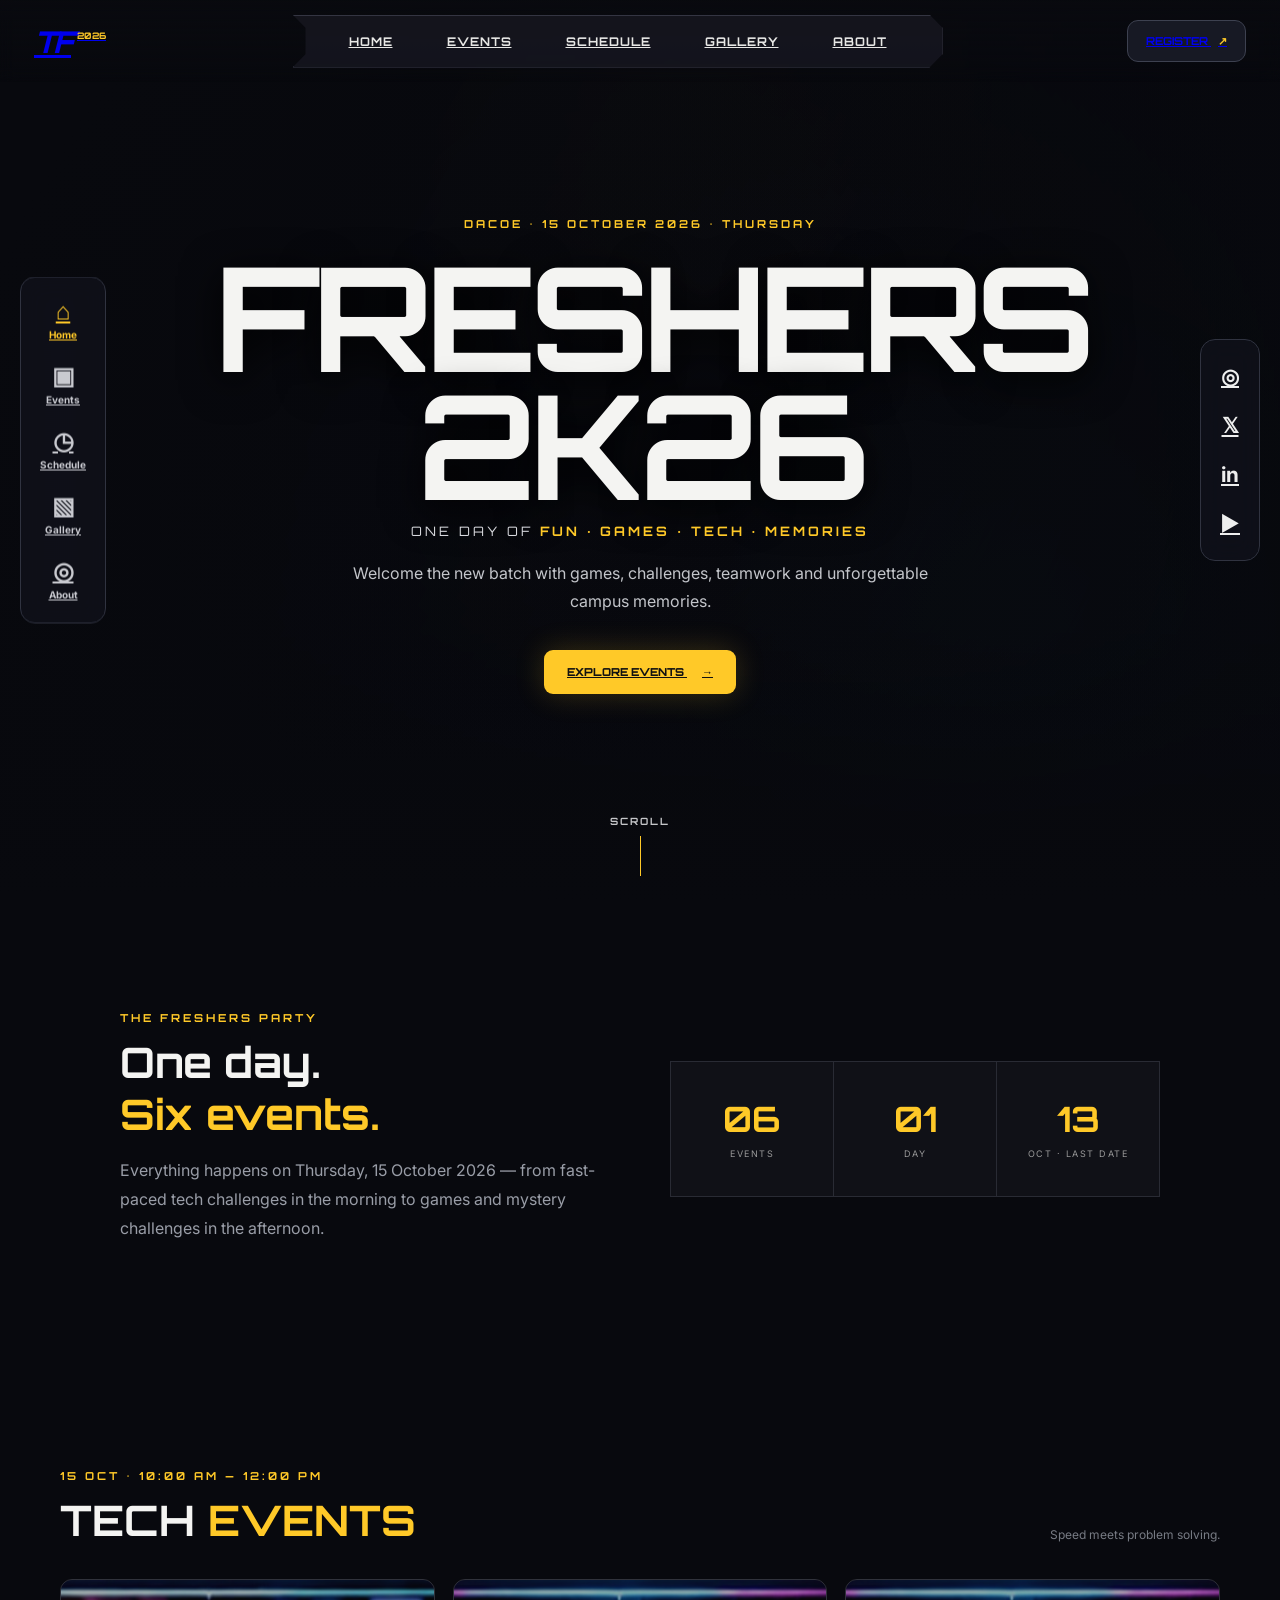
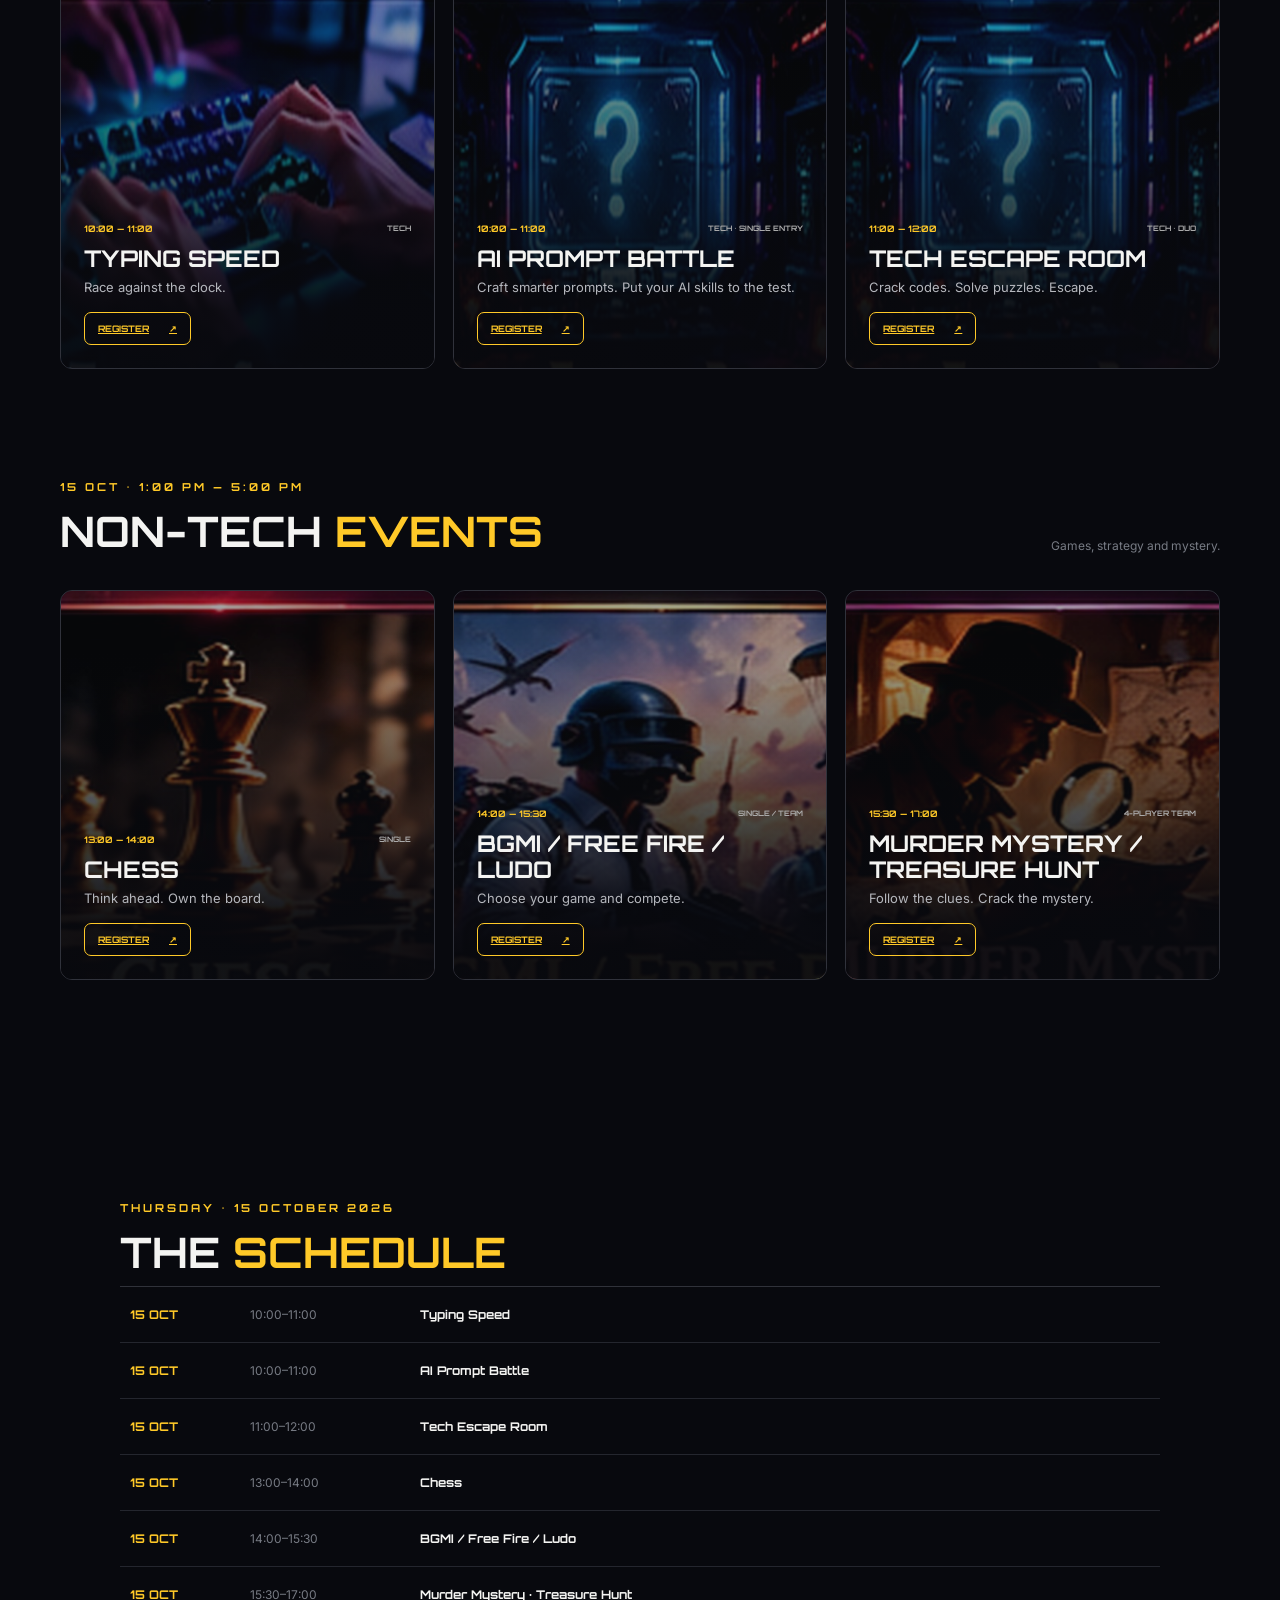
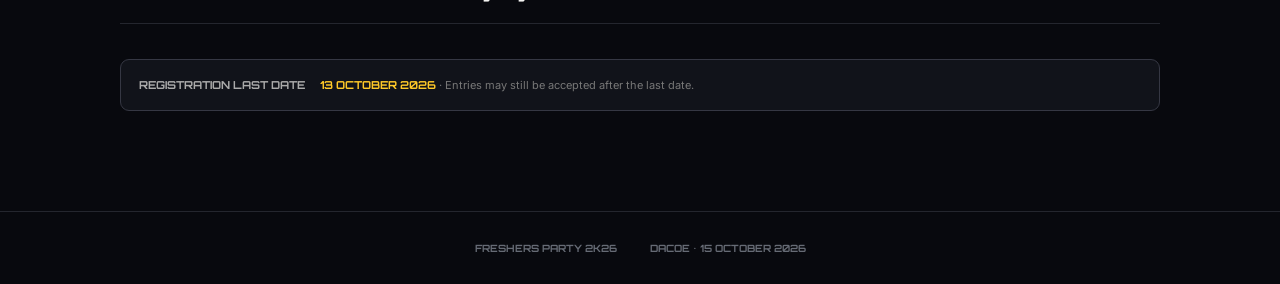
<file: index.html>
<!DOCTYPE html>
<html lang="en">
<head>
<meta charset="UTF-8">
<meta name="viewport" content="width=device-width,initial-scale=1.0">
<title>Freshers Party 2K26 | DACOE</title>
<link rel="preconnect" href="https://fonts.googleapis.com">
<link href="https://fonts.googleapis.com/css2?family=Orbitron:wght@500;600;700;800&family=Inter:wght@400;500;600;700;800&display=swap" rel="stylesheet">
<link rel="stylesheet" href="style.css">
</head>
<body>
<div class="bg-glow"></div>

<header class="topbar">
  <a class="logo" href="index.html"><span>TF</span><small>2026</small></a>
  <nav class="topnav">
    <a href="#home">HOME</a><a href="#events">EVENTS</a><a href="#schedule">SCHEDULE</a><a href="#gallery">GALLERY</a><a href="#about">ABOUT</a>
  </nav>
  <a class="signin" href="#events">REGISTER <b>↗</b></a>
</header>

<aside class="side-nav">
  <a href="#home" class="active"><i>⌂</i><span>Home</span></a>
  <a href="#events"><i>▣</i><span>Events</span></a>
  <a href="#schedule"><i>◷</i><span>Schedule</span></a>
  <a href="#gallery"><i>▧</i><span>Gallery</span></a>
  <a href="#about"><i>◎</i><span>About</span></a>
</aside>

<aside class="social-nav">
  <a href="#" aria-label="Instagram">◎</a><a href="#" aria-label="X">𝕏</a><a href="#" aria-label="LinkedIn">in</a><a href="#" aria-label="YouTube">▶</a>
</aside>

<main>
<section class="hero" id="home">
  <div class="hero-overlay"></div>
  <div class="hero-content">
    <p class="mini">DACOE • 15 OCTOBER 2026 • THURSDAY</p>
    <h1>FRESHERS 2K26</h1>
    <div class="hero-sub">ONE DAY OF <b>FUN · GAMES · TECH · MEMORIES</b></div>
    <p class="hero-copy">Welcome the new batch with games, challenges, teamwork and unforgettable campus memories.</p>
    <a class="hero-btn" href="#events">EXPLORE EVENTS <span>→</span></a>
  </div>
  <div class="scroll">SCROLL <span></span></div>
  <div class="hero-corner c1"></div><div class="hero-corner c2"></div>
</section>

<section class="intro" id="about">
  <div class="intro-card">
    <p class="mini">THE FRESHERS PARTY</p>
    <h2>One day.<br><span>Six events.</span></h2>
    <p>Everything happens on Thursday, 15 October 2026 — from fast-paced tech challenges in the morning to games and mystery challenges in the afternoon.</p>
  </div>
  <div class="stats">
    <div><strong>06</strong><span>EVENTS</span></div>
    <div><strong>01</strong><span>DAY</span></div>
    <div><strong>13</strong><span>OCT · LAST DATE</span></div>
  </div>
</section>

<section class="events-section" id="events">
  <div class="section-title">
    <div><p class="mini">15 OCT • 10:00 AM — 12:00 PM</p><h2>TECH <span>EVENTS</span></h2></div>
    <p>Speed meets problem solving.</p>
  </div>

  <div class="event-grid">
    <article class="event">
      <img src="assets/typing-speed.jpg" alt="Typing Speed">
      <div class="event-info">
        <div><b>10:00 — 11:00</b><small>TECH</small></div>
        <h3>TYPING SPEED</h3>
        <p>Race against the clock.</p>
        <a href="register.html?event=typing-speed">REGISTER <span>↗</span></a>
      </div>
    </article>

    <article class="event">
      <img src="assets/tech-escape-room.jpg" alt="AI Prompt Battle">
      <div class="event-info">
        <div><b>10:00 — 11:00</b><small>TECH • SINGLE ENTRY</small></div>
        <h3>AI PROMPT BATTLE</h3>
        <p>Craft smarter prompts. Put your AI skills to the test.</p>
        <a href="register.html?event=ai-prompt-battle">REGISTER <span>↗</span></a>
      </div>
    </article>

    <article class="event">
      <img src="assets/tech-escape-room.jpg" alt="Tech Escape Room">
      <div class="event-info">
        <div><b>11:00 — 12:00</b><small>TECH • DUO</small></div>
        <h3>TECH ESCAPE ROOM</h3>
        <p>Crack codes. Solve puzzles. Escape.</p>
        <a href="register.html?event=tech-escape-room">REGISTER <span>↗</span></a>
      </div>
    </article>
  </div>

  <div class="section-title tech-title">
    <div><p class="mini">15 OCT • 1:00 PM — 5:00 PM</p><h2>NON-TECH <span>EVENTS</span></h2></div>
    <p>Games, strategy and mystery.</p>
  </div>

  <div class="event-grid">
    <article class="event">
      <img src="assets/chess.jpg" alt="Chess">
      <div class="event-info">
        <div><b>13:00 — 14:00</b><small>SINGLE</small></div>
        <h3>CHESS</h3>
        <p>Think ahead. Own the board.</p>
        <a href="register.html?event=chess">REGISTER <span>↗</span></a>
      </div>
    </article>

    <article class="event">
      <img src="assets/bgmi-free-fire.jpg" alt="BGMI Free Fire Ludo">
      <div class="event-info">
        <div><b>14:00 — 15:30</b><small>SINGLE / TEAM</small></div>
        <h3>BGMI / FREE FIRE / LUDO</h3>
        <p>Choose your game and compete.</p>
        <a href="register.html?event=bgmi-free-fire-ludo">REGISTER <span>↗</span></a>
      </div>
    </article>

    <article class="event">
      <img src="assets/murder-mystery.jpg" alt="Murder Mystery Treasure Hunt">
      <div class="event-info">
        <div><b>15:30 — 17:00</b><small>4-PLAYER TEAM</small></div>
        <h3>MURDER MYSTERY / TREASURE HUNT</h3>
        <p>Follow the clues. Crack the mystery.</p>
        <a href="register.html?event=murder-mystery-treasure-hunt">REGISTER <span>↗</span></a>
      </div>
    </article>
  </div>
</section>


<section class="schedule" id="schedule">
  <p class="mini">THURSDAY • 15 OCTOBER 2026</p>
  <h2>THE <span>SCHEDULE</span></h2>
  <div class="timeline">
    <div><strong>15 OCT</strong><span>10:00–11:00</span><b>Typing Speed</b></div>
    <div><strong>15 OCT</strong><span>10:00–11:00</span><b>AI Prompt Battle</b></div>
    <div><strong>15 OCT</strong><span>11:00–12:00</span><b>Tech Escape Room</b></div>
    <div><strong>15 OCT</strong><span>13:00–14:00</span><b>Chess</b></div>
    <div><strong>15 OCT</strong><span>14:00–15:30</span><b>BGMI / Free Fire / Ludo</b></div>
    <div><strong>15 OCT</strong><span>15:30–17:00</span><b>Murder Mystery · Treasure Hunt</b></div>
  </div>
  <div class="deadline">REGISTRATION LAST DATE <strong>13 OCTOBER 2026</strong><small> · Entries may still be accepted after the last date.</small></div>
</section>
</main>

<footer>FRESHERS PARTY 2K26 <span>DACOE • 15 OCTOBER 2026</span></footer>
</body>
</html>
</file>
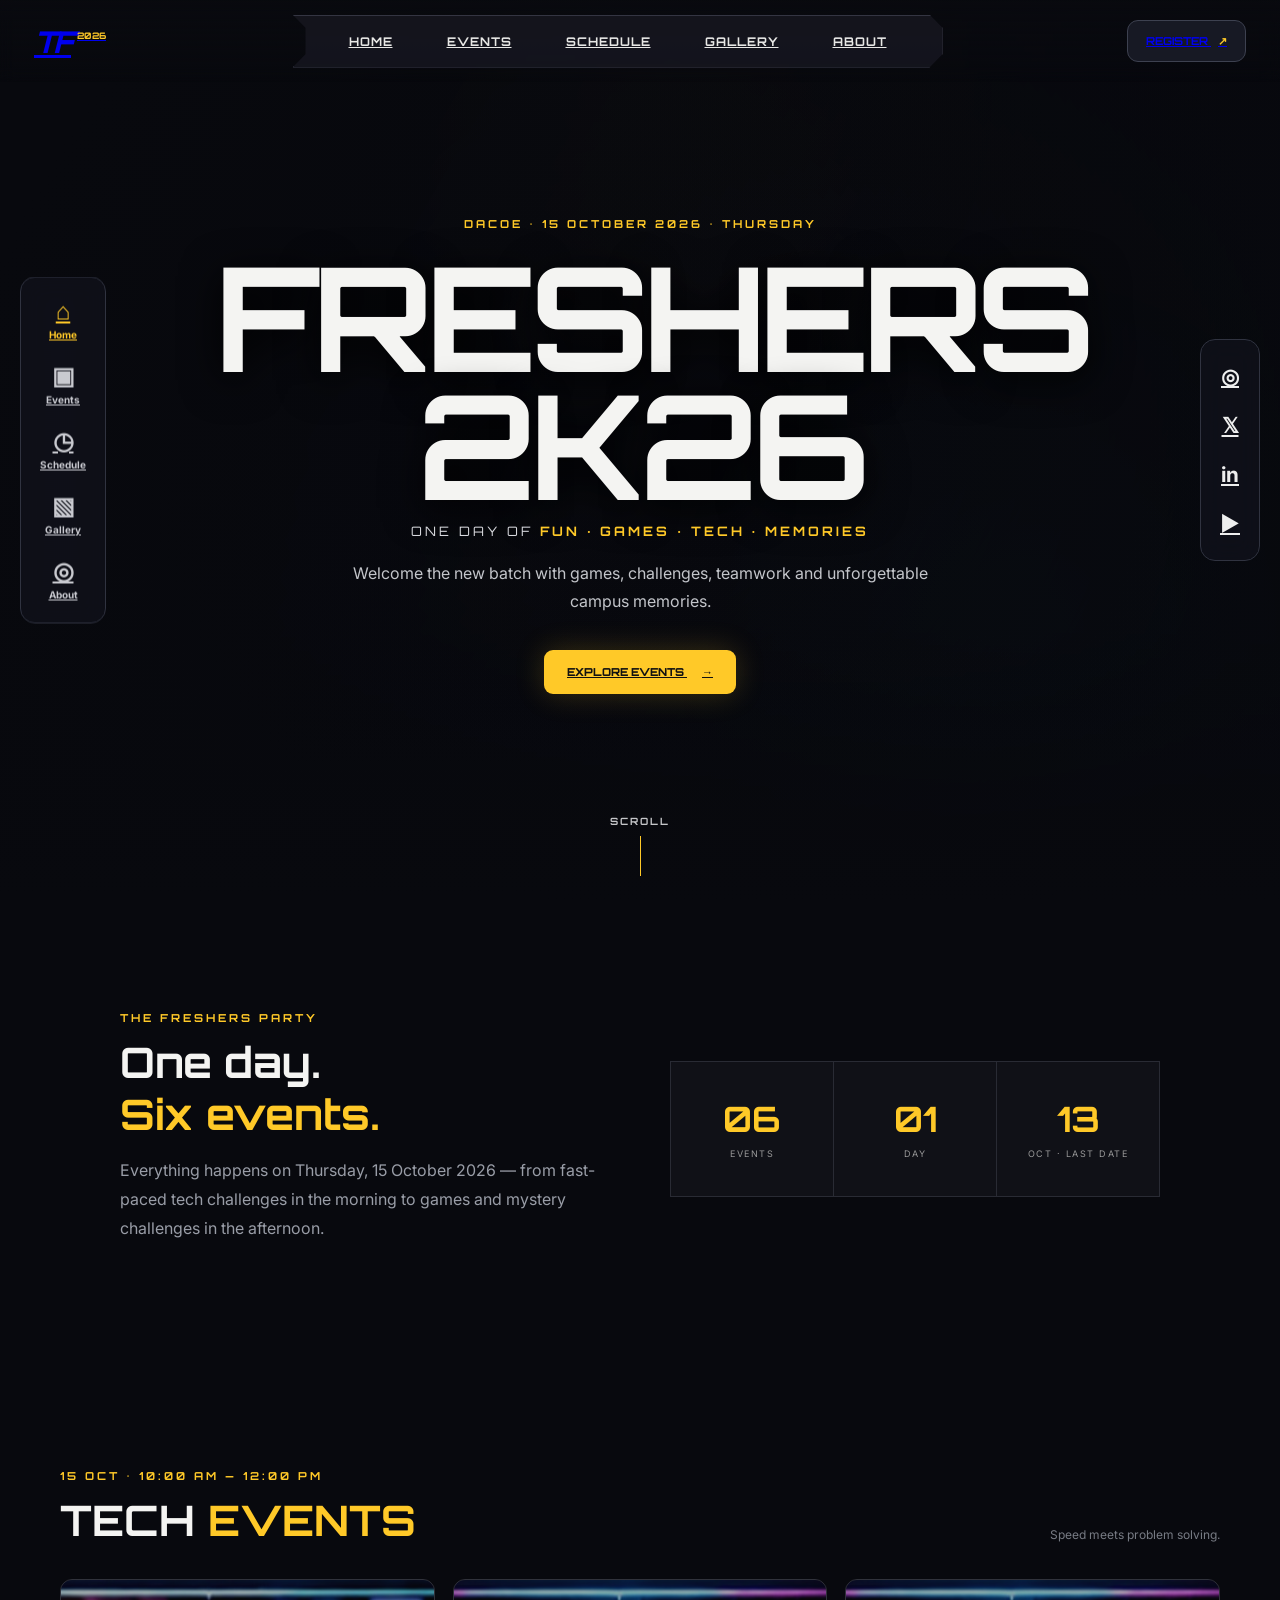
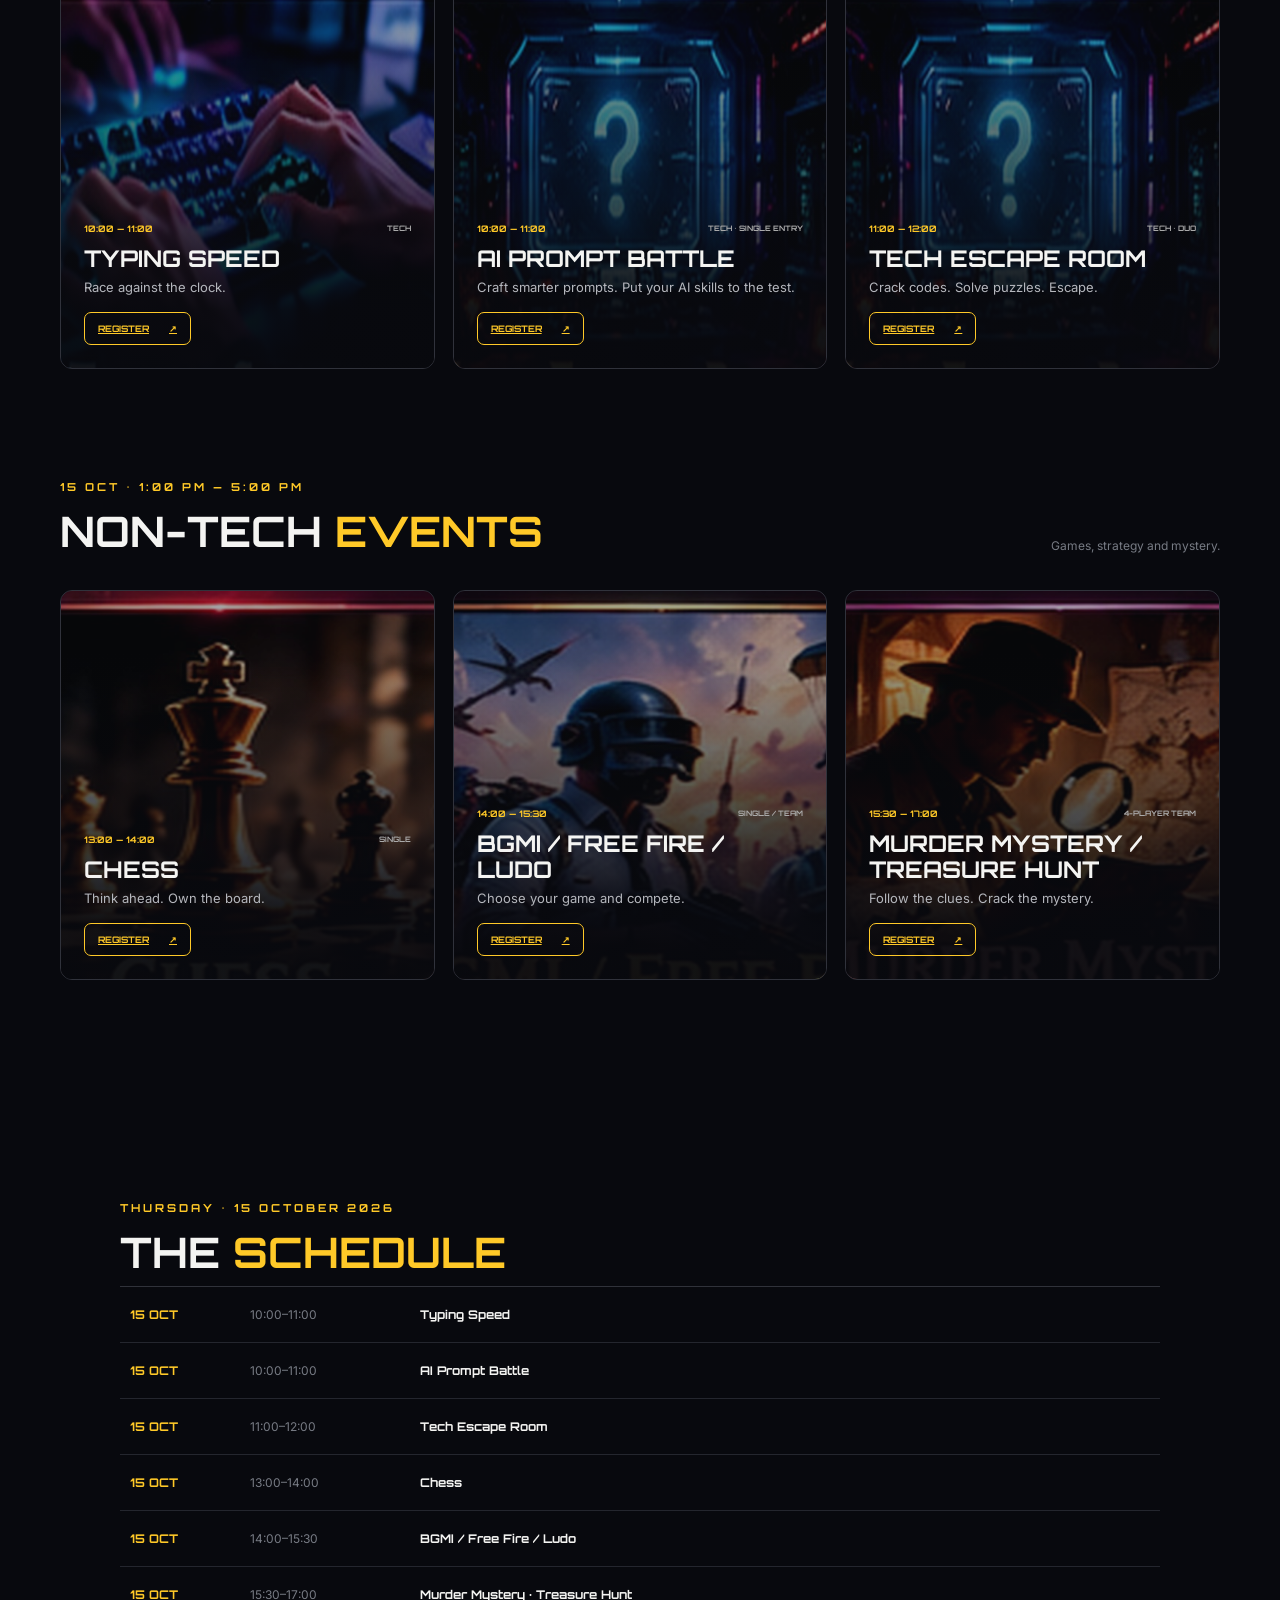
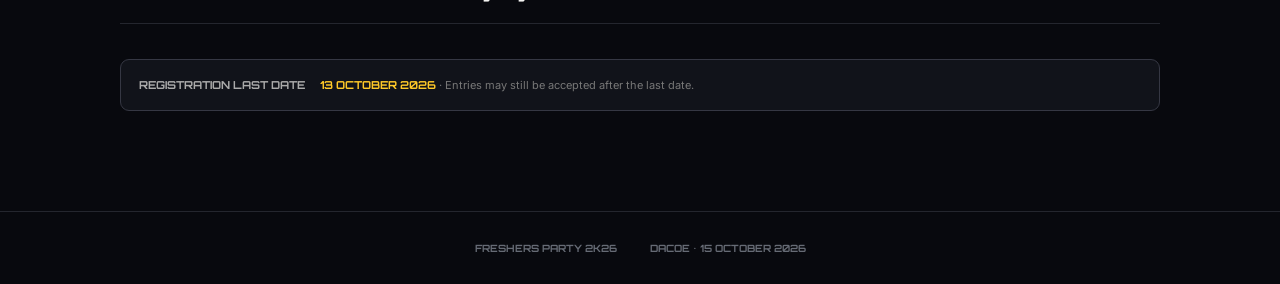
<file: register.html>
<!DOCTYPE html>
<html lang="en">
<head>
<meta charset="UTF-8"><meta name="viewport" content="width=device-width,initial-scale=1.0">
<title>Freshers Party 2K26 | Registration</title>
<link rel="preconnect" href="https://fonts.googleapis.com">
<link href="https://fonts.googleapis.com/css2?family=Orbitron:wght@500;600;700;800&family=Inter:wght@400;500;600;700;800&display=swap" rel="stylesheet">
<link rel="stylesheet" href="style.css">
</head>
<body class="registration">
<header class="topbar">
  <a class="logo" href="index.html"><span>TF</span><small>2026</small></a>
  <nav class="topnav"><a href="index.html#events">EVENTS</a><a href="index.html#schedule">SCHEDULE</a></nav>
  <a class="signin" href="index.html">← BACK</a>
</header>

<main class="reg-wrap"><div class="reg-panel">
<div class="reg-heading">
  <p class="mini" id="day"></p>
  <h1 id="name">EVENT REGISTRATION</h1>
  <p id="time"></p>
  <div class="last">LAST DATE: <b>13 OCTOBER 2026</b><small>Registration remains open for late entries.</small></div>
</div>

<form id="form">
  <input type="hidden" name="event" id="event">
  <div id="gameWrap"></div>
  <div id="fields"></div>
  <button id="submit" type="submit">SUBMIT REGISTRATION <span>↗</span></button>
  <p id="status"></p>
</form>
</div></main>

<script src="config.js"></script>
<script>
const E = {
  chess:["CHESS","15 OCTOBER 2026 • NON-TECH","1:00 PM – 2:00 PM","single"],
  "bgmi-free-fire-ludo":["BGMI / FREE FIRE / LUDO","15 OCTOBER 2026 • NON-TECH","2:00 PM – 3:30 PM","choice"],
  "murder-mystery-treasure-hunt":["MURDER MYSTERY / TREASURE HUNT","15 OCTOBER 2026 • NON-TECH","3:30 PM – 5:00 PM","team4"],
  "typing-speed":["TYPING SPEED","15 OCTOBER 2026 • TECH","10:00 AM – 11:00 AM","single"],
  "ai-prompt-battle":["AI PROMPT BATTLE","15 OCTOBER 2026 • TECH","10:00 AM – 11:00 AM","single"],
  "tech-escape-room":["TECH ESCAPE ROOM","15 OCTOBER 2026 • TECH","11:00 AM – 12:00 PM","duo"]
};

const slug = new URLSearchParams(location.search).get("event");
const x = E[slug];
if(!x) location.href="index.html";

document.getElementById("name").textContent=x[0];
document.getElementById("day").textContent=x[1];
document.getElementById("time").textContent=x[2];
document.getElementById("event").value=x[0];

const fields=document.getElementById("fields");
const gameWrap=document.getElementById("gameWrap");

function label(text,name,type="text",placeholder=""){
  return `<label>${text}<input name="${name}" type="${type}" ${placeholder?`placeholder="${placeholder}"`:""} required></label>`;
}

function renderSingle(){
  fields.innerHTML=`
    <div class="form-row">
      ${label("PARTICIPANT NAME","participantName")}
      ${label("GMAIL","participantEmail","email","name@gmail.com")}
    </div>
    ${label("MOBILE NUMBER","mobile","tel","10-digit mobile number")}
    <p class="form-note">This is a <b>single-player event</b>. Only one participant is required.</p>`;
}

function renderDuo(){
  fields.innerHTML=`
    ${label("TEAM NAME","teamName")}
    <div class="member-title">PLAYER 1</div>
    <div class="form-row">${label("PLAYER 1 NAME","player1Name")}${label("PLAYER 1 GMAIL","player1Email","email","name@gmail.com")}</div>
    <div class="member-title">PLAYER 2</div>
    <div class="form-row">${label("PLAYER 2 NAME","player2Name")}${label("PLAYER 2 GMAIL","player2Email","email","name@gmail.com")}</div>
    ${label("CAPTAIN MOBILE NUMBER","mobile","tel","10-digit mobile number")}
    <p class="form-note">This is a <b>2-player duo event</b>. Enter both players before submitting.</p>`;
}

function renderTeam4(){
  let members="";
  for(let i=1;i<=4;i++){
    members+=`<div class="member-title">PLAYER ${i}</div><div class="form-row">
      ${label(`PLAYER ${i} NAME`,`player${i}Name`)}
      ${label(`PLAYER ${i} GMAIL`,`player${i}Email`,"email","name@gmail.com")}
    </div>`;
  }
  fields.innerHTML=`
    ${label("TEAM / SQUAD NAME","teamName")}
    ${members}
    ${label("CAPTAIN MOBILE NUMBER","mobile","tel","10-digit mobile number")}
    <p class="form-note">This is a <b>4-player team event</b>. Enter all four players before submitting.</p>`;
}

function renderGameChoice(){
  gameWrap.innerHTML=`
    <label>CHOOSE GAME
      <select id="gameChoice" name="gameChoice" required>
        <option value="">Select your game</option>
        <option value="LUDO">LUDO — Single Player</option>
        <option value="BGMI">BGMI — 4 Player Team</option>
        <option value="FREE FIRE">FREE FIRE — 4 Player Team</option>
      </select>
    </label>`;
  fields.innerHTML=`<p class="form-note">Choose <b>Ludo</b> for a single-player registration, or <b>BGMI / Free Fire</b> for a 4-player team.</p>`;
  document.getElementById("gameChoice").addEventListener("change", e=>{
    const v=e.target.value;
    if(v==="LUDO"){
      document.getElementById("event").value="LUDO";
      renderSingle();
    }else if(v==="BGMI" || v==="FREE FIRE"){
      document.getElementById("event").value=v;
      renderTeam4();
    }else{
      document.getElementById("event").value=x[0];
      fields.innerHTML="";
    }
  });
}

if(x[3]==="single") renderSingle();
else if(x[3]==="duo") renderDuo();
else if(x[3]==="team4") renderTeam4();
else renderGameChoice();

function getMobile(){
  return document.getElementById("fields").querySelector('[name="mobile"]');
}

document.getElementById("form").addEventListener("input",e=>{
  if(e.target.name==="mobile") e.target.value=e.target.value.replace(/\D/g,"").slice(0,10);
});

document.getElementById("form").addEventListener("submit",async e=>{
  e.preventDefault();
  const form=e.currentTarget, status=document.getElementById("status");
  const mobile=getMobile();

  if(!mobile || !/^[6-9]\d{9}$/.test(mobile.value)){
    status.textContent="Enter a valid 10-digit Indian mobile number.";
    status.className="err"; return;
  }

  if(!CONFIG.GOOGLE_SCRIPT_URL || CONFIG.GOOGLE_SCRIPT_URL.includes("PASTE_")){
    status.textContent="Connect the Google Sheet backend in config.js first.";
    status.className="err"; return;
  }

  const submit=document.getElementById("submit");
  submit.disabled=true; submit.textContent="SUBMITTING...";

  try{
    const payload=Object.fromEntries(new FormData(form).entries());
    delete payload.gameChoice;

    const response=await fetch(CONFIG.GOOGLE_SCRIPT_URL,{
      method:"POST",
      body:JSON.stringify(payload),
      headers:{"Content-Type":"text/plain;charset=utf-8"}
    });

    const result=await response.json();
    if(!result.ok) throw Error(result.message||"Submission failed");

    status.textContent="Registration submitted successfully.";
    status.className="ok";
    form.reset();
    document.getElementById("event").value=x[0];
    if(x[3]==="choice") renderGameChoice();
  }catch(err){
    status.textContent="Submission failed. Please try again.";
    status.className="err";
  }finally{
    submit.disabled=false;
    submit.innerHTML='SUBMIT REGISTRATION <span>↗</span>';
  }
});
</script>
</body>
</html>
</file>
<file: style.css>
*{box-sizing:border-box}html{scroll-behavior:smooth}body{margin:0;background:#08090e;color:#f4f4f2;font-family:Inter,Arial,sans-serif;overflow-x:hidden}.bg-glow{position:fixed;inset:0;pointer-events:none;background:radial-gradient(circle at 50% 10%,rgba(255,196,40,.08),transparent 35%),radial-gradient(circle at 80% 70%,rgba(0,211,255,.06),transparent 30%)}.topbar{height:82px;position:fixed;z-index:20;top:0;left:0;right:0;display:flex;align-items:center;justify-content:space-between;padding:0 34px;background:linear-gradient(#090a0fdd,transparent);backdrop-filter:blur(8px)}.logo{width:74px;display:flex;align-items:center;gap:6px;font-family:Orbitron;font-weight:800;font-size:30px;font-style:italic}.logo span{letter-spacing:-4px}.logo small{font-size:9px;color:#ffc928;font-style:normal;align-self:flex-start;margin-top:7px}.topnav{display:flex;gap:0;padding:0 28px;background:#161720dd;border:1px solid #343542;clip-path:polygon(0 0,98% 0,100% 25%,100% 75%,98% 100%,0 100%,2% 75%,2% 25%)}.topnav a{padding:18px 27px;font-family:Orbitron;font-size:12px;font-weight:700;letter-spacing:1px;color:#e8e8e6}.topnav a:hover{color:#ffc928}.signin{border:1px solid #3d4150;background:#171924;border-radius:11px;padding:13px 18px;font-family:Orbitron;font-size:11px;font-weight:700}.signin b{color:#ffc928;margin-left:7px}.side-nav,.social-nav{position:fixed;z-index:18;top:50%;transform:translateY(-50%);background:#10111adb;border:1px solid #303340;border-radius:15px;backdrop-filter:blur(12px)}.side-nav{left:20px;width:86px;padding:10px 0}.side-nav a{display:flex;flex-direction:column;align-items:center;gap:5px;padding:12px 5px;color:#c9cad0;font-size:10px;font-weight:700}.side-nav i{font-style:normal;font-size:24px;line-height:1}.side-nav a:hover,.side-nav .active{color:#ffc928}.social-nav{right:20px;width:60px;padding:12px 0}.social-nav a{display:block;text-align:center;padding:12px 0;color:#eee;font-size:21px;font-weight:700}.social-nav a:hover{color:#ffc928}.hero{height:100vh;min-height:700px;position:relative;display:flex;align-items:center;justify-content:center;background:linear-gradient(120deg,#08090e 8%,rgba(8,9,14,.62)),url("https://images.pexels.com/photos/325185/pexels-photo-325185.jpeg?auto=compress&cs=tinysrgb&w=2000") center/cover fixed}.hero:after{content:"";position:absolute;inset:0;background:linear-gradient(transparent 70%,#08090e),radial-gradient(circle at 50% 45%,transparent 10%,#08090eaa 80%)}.hero-content{position:relative;z-index:2;text-align:center;max-width:900px;padding:40px 25px}.mini{font-family:Orbitron;font-size:11px;letter-spacing:3px;color:#ffc928;font-weight:700}.hero h1{font-family:Orbitron;font-size:clamp(60px,12vw,145px);line-height:.88;letter-spacing:-7px;margin:22px 0 15px;text-shadow:0 8px 40px #000}.hero h1 span{color:#ffc928}.hero-sub{font-family:Orbitron;letter-spacing:3px;font-size:13px;color:#d8d9de}.hero-sub b{color:#ffc928}.hero-copy{max-width:610px;margin:20px auto;color:#c3c5ca;line-height:1.7}.hero-btn{display:inline-block;margin-top:15px;background:#ffc928;color:#111;padding:15px 23px;border-radius:9px;font-family:Orbitron;font-size:11px;font-weight:800;box-shadow:0 0 30px #ffc92833}.hero-btn span{margin-left:15px}.scroll{position:absolute;z-index:3;bottom:24px;left:50%;transform:translateX(-50%);font:700 10px Orbitron;letter-spacing:2px;color:#c5c6c9}.scroll span{display:block;width:1px;height:40px;background:#ffc928;margin:9px auto 0}.intro{max-width:1100px;margin:auto;padding:100px 30px;display:grid;grid-template-columns:1fr 1fr;gap:60px;align-items:center}.intro h2,.schedule h2,.section-title h2{font-family:Orbitron;font-size:42px;margin:8px 0}.intro h2 span,.schedule h2 span,.section-title h2 span{color:#ffc928}.intro p:not(.mini){color:#999da7;line-height:1.8;max-width:500px}.stats{display:grid;grid-template-columns:repeat(3,1fr);gap:1px;background:#292b34;border:1px solid #292b34}.stats div{background:#101117;padding:35px 15px;text-align:center}.stats strong{display:block;font:700 35px Orbitron;color:#ffc928}.stats span{font-size:9px;letter-spacing:1.5px;color:#999}.events-section{max-width:1220px;margin:auto;padding:40px 30px 110px}.section-title{display:flex;justify-content:space-between;align-items:end;margin:60px 0 25px}.section-title>p{color:#777b84;font-size:12px}.event-grid{display:grid;grid-template-columns:repeat(3,1fr);gap:18px}.event{min-height:390px;position:relative;overflow:hidden;border:1px solid #30323b;background:#12131a;border-radius:12px}.event.wide{grid-column:span 1}.event img{position:absolute;inset:0;width:100%;height:100%;object-fit:cover;opacity:.62;transition:.5s}.event:after{content:"";position:absolute;inset:0;background:linear-gradient(transparent 15%,#08090eee 85%)}.event:hover img{transform:scale(1.08);opacity:.8}.event-info{position:absolute;z-index:2;left:0;right:0;bottom:0;padding:23px}.event-info>div{display:flex;justify-content:space-between;color:#ffc928;font:700 9px Orbitron}.event-info small{color:#aaa}.event h3{font:700 23px Orbitron;margin:12px 0 7px}.event p{margin:0 0 17px;color:#b5b7bd;font-size:13px}.event a{display:inline-flex;align-items:center;gap:20px;border:1px solid #ffc928;color:#ffc928;padding:10px 13px;border-radius:7px;font:700 9px Orbitron}.event a:hover{background:#ffc928;color:#111}.tech-title{margin-top:100px}.tech-grid .event{border-color:#254d58}.schedule{padding:100px 30px;max-width:1100px;margin:auto}.timeline{border-top:1px solid #30323a}.timeline div{display:grid;grid-template-columns:120px 170px 1fr;padding:20px 10px;border-bottom:1px solid #24262e}.timeline strong{color:#ffc928;font:700 12px Orbitron}.timeline span{color:#777b84;font-size:12px}.timeline b{font-family:Orbitron;font-size:12px}.deadline{margin-top:35px;border:1px solid #353743;background:#11131a;padding:18px;font:700 11px Orbitron;color:#aaa;border-radius:9px}.deadline strong{color:#ffc928;margin-left:12px}.deadline small{font:400 11px Inter;color:#777}.registration{background:radial-gradient(circle at 50% 0,#1c1b17,#08090e 45%)}.reg-wrap{min-height:100vh;display:flex;align-items:center;justify-content:center;padding:120px 25px 60px}.reg-panel{width:min(900px,100%);border:1px solid #343640;background:#11131aee;border-radius:18px;box-shadow:0 25px 100px #0008;overflow:hidden}.reg-heading{padding:38px;border-bottom:1px solid #292b34;background:linear-gradient(120deg,#17181f,#101116)}.reg-heading h1{font:700 clamp(28px,5vw,48px) Orbitron;margin:10px 0}.reg-heading>p:not(.mini){color:#999da7}.last{display:inline-block;border:1px solid #444650;padding:13px;border-radius:8px;font:700 10px Orbitron;color:#aaa}.last b{color:#ffc928}.last small{display:block;margin-top:7px;font:400 11px Inter}.registration form{padding:35px}.form-row{display:grid;grid-template-columns:1fr 1fr;gap:18px}label{display:block;font:700 10px Orbitron;letter-spacing:.5px;color:#c7c8cc;margin-bottom:18px}input{display:block;width:100%;margin-top:9px;background:#090a0f;border:1px solid #353741;color:#fff;padding:15px;border-radius:8px;outline:none;font:500 14px Inter}input:focus{border-color:#ffc928;box-shadow:0 0 0 3px #ffc92815}button{width:100%;border:0;background:#ffc928;color:#111;padding:16px;border-radius:8px;font:800 11px Orbitron;cursor:pointer}button span{margin-left:20px}#status{min-height:18px;font-size:13px}.ok{color:#7be28c}.err{color:#ff7272}footer{border-top:1px solid #24262e;padding:30px;text-align:center;color:#666b75;font:700 10px Orbitron}footer span{margin-left:30px}@media(max-width:900px){.topnav{display:none}.side-nav{left:10px}.social-nav{right:10px}.event-grid{grid-template-columns:1fr 1fr}.intro{grid-template-columns:1fr}.hero{background-attachment:scroll}}@media(max-width:620px){.topbar{padding:0 15px}.side-nav,.social-nav{display:none}.hero{min-height:650px}.hero h1{letter-spacing:-3px}.events-section,.schedule{padding-left:18px;padding-right:18px}.event-grid{grid-template-columns:1fr}.section-title{display:block}.section-title>p{margin-top:10px}.timeline div{grid-template-columns:1fr;gap:7px}.form-row{grid-template-columns:1fr}.registration form,.reg-heading{padding:25px 20px}.intro{padding:70px 22px}.stats{grid-template-columns:1fr}.stats div{padding:20px}.signin{padding:10px;font-size:9px}}
.gallery-section{max-width:1100px;margin:auto;padding:80px 30px 30px}.gallery-section h2{font-family:Orbitron;font-size:42px;margin:8px 0 25px}.gallery-section h2 span{color:#ffc928}.gallery-section img{width:100%;display:block;border:1px solid #343640;border-radius:16px;box-shadow:0 25px 80px #0009}.gallery-section img:hover{filter:saturate(1.12);transform:translateY(-3px);transition:.3s}@media(max-width:620px){.gallery-section{padding:60px 18px 20px}.gallery-section h2{font-size:30px}}

.form-note{margin:-4px 0 20px;color:#777b84;font-size:12px}.form-note b{color:#ffc928}.member-title{font:700 10px Orbitron;letter-spacing:1px;color:#ffc928;border-top:1px solid #292b34;padding:16px 0 10px;margin-top:4px}

select{
  display:block;width:100%;margin-top:9px;background:#090a0f;border:1px solid #353741;
  color:#fff;padding:15px;border-radius:8px;outline:none;font:500 14px Inter;
}
select:focus{border-color:#ffc928;box-shadow:0 0 0 3px #ffc92815}
.event h3{line-height:1.15}
@media(min-width:901px){
  .events-section>.event-grid:first-of-type{grid-template-columns:repeat(2,1fr);max-width:820px;margin:auto}
}
</file>
